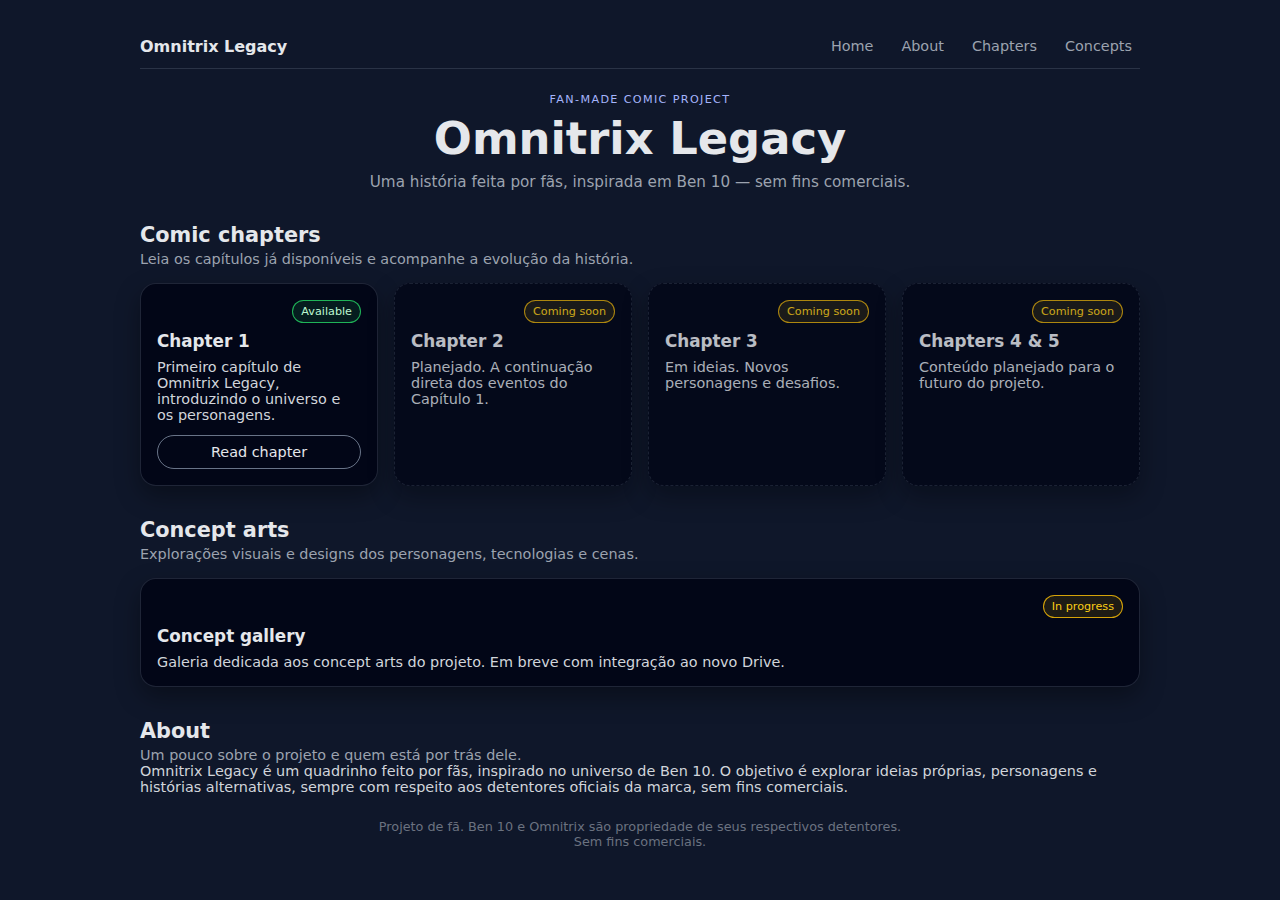
<file: index.html>
<!DOCTYPE html>
<html lang="pt-BR">

<head>
  <meta charset="UTF-8" />
  <meta name="viewport" content="width=device-width, initial-scale=1.0" />
  <title>Omnitrix Legacy</title>

  <link rel="stylesheet" href="css/style.css">
</head>

<body>

  <div class="site-container" id="top">

    <!-- NAVBAR -->
    <header class="top-nav">
      <div class="top-nav-inner">
        <a href="#top" class="top-nav-brand">Omnitrix Legacy</a>

        <nav class="top-nav-links">
          <a href="#top">Home</a>
          <a href="#about">About</a>
          <a href="#chapters">Chapters</a>
          <a href="#concepts">Concepts</a>
        </nav>
      </div>
    </header>

    <!-- HERO -->
    <section class="home-hero">
      <p class="home-tagline">Fan-made comic project</p>
      <h1>Omnitrix Legacy</h1>
      <p class="home-subtitle">
        Uma história feita por fãs, inspirada em Ben 10 — sem fins comerciais.
      </p>
      <!-- Futuro: botão "Continue reading" -->
      <!-- <a href="#" class="btn-primary">Continue reading</a> -->
    </section>

    <main>

      <!-- CHAPTERS SECTION -->
      <section class="home-section" id="chapters">
        <div class="home-section-header">
          <h2>Comic chapters</h2>
          <p>Leia os capítulos já disponíveis e acompanhe a evolução da história.</p>
        </div>

        <div class="home-grid">
          <!-- Capítulo 1 publicado -->
          <article class="home-card">
            <div class="home-card-header">
              <span class="status-pill status-live">Available</span>
            </div>
            <h3>Chapter 1</h3>
            <p class="home-card-text">
              Primeiro capítulo de Omnitrix Legacy, introduzindo o universo e os personagens.
            </p>
            <a href="quadrinho/capitulo1.html" class="btn-secondary">Read chapter</a>
          </article>

          <!-- Capítulos futuros como "coming soon" -->
          <article class="home-card home-card-muted">
            <div class="home-card-header">
              <span class="status-pill status-soon">Coming soon</span>
            </div>
            <h3>Chapter 2</h3>
            <p class="home-card-text">
              Planejado. A continuação direta dos eventos do Capítulo 1.
            </p>
          </article>

          <article class="home-card home-card-muted">
            <div class="home-card-header">
              <span class="status-pill status-soon">Coming soon</span>
            </div>
            <h3>Chapter 3</h3>
            <p class="home-card-text">
              Em ideias. Novos personagens e desafios.
            </p>
          </article>

          <article class="home-card home-card-muted">
            <div class="home-card-header">
              <span class="status-pill status-soon">Coming soon</span>
            </div>
            <h3>Chapters 4 &amp; 5</h3>
            <p class="home-card-text">
              Conteúdo planejado para o futuro do projeto.
            </p>
          </article>
        </div>
      </section>

      <!-- CONCEPTS SECTION -->
      <section class="home-section" id="concepts">
        <div class="home-section-header">
          <h2>Concept arts</h2>
          <p>Explorações visuais e designs dos personagens, tecnologias e cenas.</p>
        </div>

        <div class="home-grid">
          <article class="home-card">
            <div class="home-card-header">
              <span class="status-pill status-soon">In progress</span>
            </div>
            <h3>Concept gallery</h3>
            <p class="home-card-text">
              Galeria dedicada aos concept arts do projeto. Em breve com integração ao novo Drive.
            </p>
            <!-- Quando a página de concepts existir, trocar o href -->
            <!-- <a href="concepts/index.html" class="btn-secondary">Open gallery</a> -->
          </article>
        </div>
      </section>

      <!-- ABOUT SECTION -->
      <section class="home-section" id="about">
        <div class="home-section-header">
          <h2>About</h2>
          <p>Um pouco sobre o projeto e quem está por trás dele.</p>
        </div>

        <p class="home-card-text">
          Omnitrix Legacy é um quadrinho feito por fãs, inspirado no universo de Ben 10.
          O objetivo é explorar ideias próprias, personagens e histórias alternativas, sempre com respeito
          aos detentores oficiais da marca, sem fins comerciais.
        </p>
      </section>

    </main>

    <footer>
      <p>Projeto de fã. Ben 10 e Omnitrix são propriedade de seus respectivos detentores.</p>
      <p>Sem fins comerciais.</p>
    </footer>
  </div>

</body>

</html>
</file>
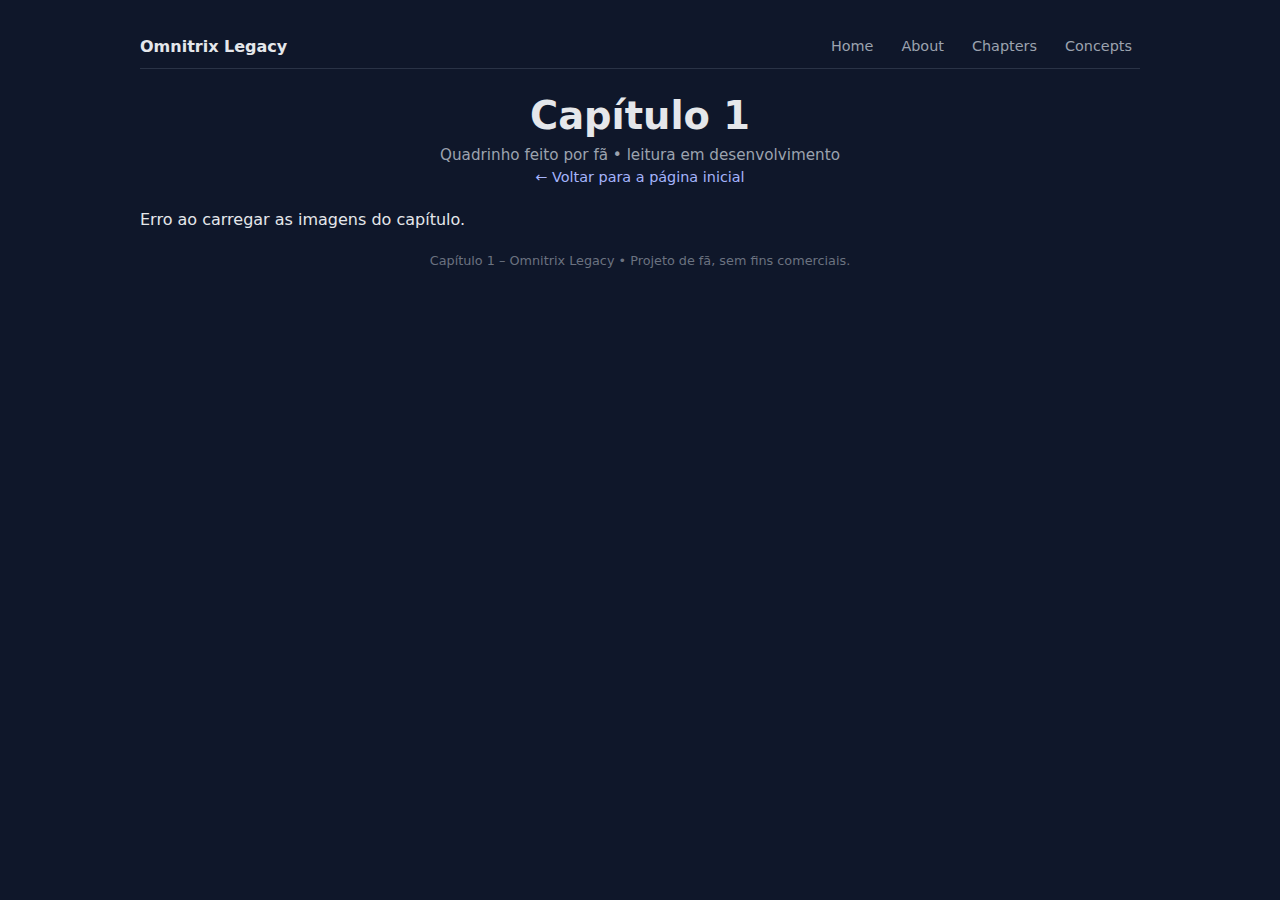
<file: quadrinho/capitulo1.html>
<!DOCTYPE html>
<html lang="pt-BR">

<head>
    <meta charset="UTF-8" />
    <meta name="viewport" content="width=device-width, initial-scale=1.0" />
    <title>Omnitrix Legacy – Capítulo 1</title>

    <link rel="stylesheet" href="../css/style.css">
</head>

<body class="page-layout">
    <div class="site-container" id="top">

        <!-- NAVBAR -->
        <header class="top-nav">
            <div class="top-nav-inner">
                <a href="../index.html" class="top-nav-brand">Omnitrix Legacy</a>

                <nav class="top-nav-links">
                    <a href="../index.html#top">Home</a>
                    <a href="../index.html#about">About</a>
                    <a href="../index.html#chapters">Chapters</a>
                    <a href="../index.html#concepts">Concepts</a>
                </nav>
            </div>
        </header>

        <!-- HEADER DO CAPÍTULO -->
        <header>
            <h1>Capítulo 1</h1>
            <p>Quadrinho feito por fã • leitura em desenvolvimento</p>
            <p>
                <a href="../index.html">← Voltar para a página inicial</a>
            </p>
        </header>

        <!-- PÁGINAS DO CAPÍTULO -->
        <main class="gallery" id="gallery"></main>

        <footer>
            Capítulo 1 – Omnitrix Legacy • Projeto de fã, sem fins comerciais.
        </footer>
    </div>

    <!-- LIGHTBOX -->
    <div class="lightbox" id="lightbox">
        <div class="lightbox-content">
            <button class="lightbox-close" id="lightboxClose">&times;</button>
            <button class="lightbox-nav lightbox-prev" id="lightboxPrev">‹</button>
            <button class="lightbox-nav lightbox-next" id="lightboxNext">›</button>
            <img id="lightboxImage" alt="">
            <p class="lightbox-caption" id="lightboxCaption"></p>
        </div>
    </div>

    <!-- SCRIPT ATUALIZADO DO CAPÍTULO 1 -->
    <script>
        // ===================================
        // CONFIGURAÇÃO DO BACKEND (ajuste aqui!)
        // ===================================
        const API_BASE = "https://omnitrix-backend.omnitrixlegacy.workers.dev";

        // ===================================
        // FUNÇÃO PARA CARREGAR IMAGENS
        // ===================================
        async function loadImages() {
            try {
                const res = await fetch(`${API_BASE}/chapters/1`);
                const data = await res.json();
                const gallery = document.getElementById("gallery");

                if (!data.files || data.files.length === 0) {
                    gallery.innerHTML = "<p>Nenhuma página encontrada neste capítulo.</p>";
                    return;
                }

                data.files.forEach((file, i) => {
                    const article = document.createElement("article");
                    article.className = "art-card";

                    const img = document.createElement("img");
                    img.src = `${API_BASE}/image/${file.id}`; // Imagem fornecida pelo backend
                    img.alt = file.name || `Página ${i + 1}`;
                    img.dataset.index = i;
                    img.dataset.caption = img.alt;

                    article.appendChild(img);
                    gallery.appendChild(article);
                });

                initLightbox();
            } catch (error) {
                console.error("Erro ao carregar imagens:", error);
                document.getElementById("gallery").innerHTML =
                    "<p>Erro ao carregar as imagens do capítulo.</p>";
            }
        }

        // ===================================
        // LIGHTBOX
        // ===================================
        function initLightbox() {
            const lightbox = document.getElementById("lightbox");
            const image = document.getElementById("lightboxImage");
            const caption = document.getElementById("lightboxCaption");

            const prev = document.getElementById("lightboxPrev");
            const next = document.getElementById("lightboxNext");
            const close = document.getElementById("lightboxClose");

            const images = [...document.querySelectorAll(".art-card img")];
            let current = 0;

            function open(i) {
                current = i;
                image.src = images[i].src;
                caption.textContent = images[i].alt;
                lightbox.classList.add("lightbox--open");
            }

            function hide() {
                lightbox.classList.remove("lightbox--open");
            }

            images.forEach((img, i) => img.onclick = () => open(i));
            close.onclick = hide;
            next.onclick = () => open((current + 1) % images.length);
            prev.onclick = () => open((current - 1 + images.length) % images.length);

            document.onkeydown = e => {
                if (!lightbox.classList.contains("lightbox--open")) return;
                if (e.key === "Escape") hide();
                if (e.key === "ArrowRight") next.click();
                if (e.key === "ArrowLeft") prev.click();
            };

            lightbox.onclick = e => {
                if (e.target === lightbox) hide();
            };
        }

        // Inicia o carregamento
        loadImages();
    </script>
</body>

</html>
</file>
<file: css/style.css>
/* ========= RESET ========= */
* {
    box-sizing: border-box;
    margin: 0;
    padding: 0;
}

/* ========= BASE ========= */
body {
    font-family: system-ui, -apple-system, BlinkMacSystemFont, "Segoe UI", sans-serif;
    background: #0f172a;
    color: #e5e7eb;
    min-height: 100vh;
    display: flex;
    flex-direction: column;
    align-items: center;
    padding: 24px 16px 48px;
}

.site-container {
    width: 100%;
    max-width: 1000px;
}

/* ========= HEADER ========= */
header {
    text-align: center;
    margin-bottom: 24px;
}

header h1 {
    font-size: clamp(1.8rem, 3vw, 2.4rem);
    margin-bottom: 8px;
}

header p {
    font-size: 0.95rem;
    color: #9ca3af;
    margin-bottom: 4px;
}

header a {
    color: #a5b4fc;
    font-size: 0.9rem;
    text-decoration: none;
}

header a:hover {
    text-decoration: underline;
}

/* ========= GALERIA ========= */
.gallery {
    display: grid;
    grid-template-columns: repeat(auto-fit, minmax(180px, 1fr));
    gap: 16px;
}

.art-card {
    background: #020617;
    border-radius: 16px;
    padding: 10px;
    box-shadow: 0 10px 25px rgba(0, 0, 0, 0.35);
    border: 1px solid rgba(148, 163, 184, 0.2);
    cursor: pointer;
    transition: transform 0.18s ease, box-shadow 0.18s ease, border-color 0.18s ease;
}

.art-card:hover {
    transform: translateY(-3px);
    box-shadow: 0 18px 40px rgba(15, 23, 42, 0.8);
    border-color: rgba(129, 140, 248, 0.8);
}

.art-card img {
    width: 100%;
    border-radius: 12px;
    display: block;
    aspect-ratio: 3 / 4;
    object-fit: cover;
    background: #020617;
}

/* Para páginas de leitura (capítulos), podemos usar 1 coluna só */
.page-layout .gallery {
    grid-template-columns: minmax(0, 1fr);
}

/* ========= RODAPÉ ========= */
footer {
    margin-top: 24px;
    text-align: center;
    font-size: 0.8rem;
    color: #6b7280;
}

/* ========= LIGHTBOX ========= */
.lightbox {
    position: fixed;
    inset: 0;
    background: rgba(15, 23, 42, 0.9);
    display: flex;
    align-items: center;
    justify-content: center;
    padding: 16px;
    opacity: 0;
    pointer-events: none;
    transition: opacity .2s;
    z-index: 50;
}

.lightbox--open {
    opacity: 1;
    pointer-events: auto;
}

.lightbox-content {
    position: relative;
    max-width: 900px;
    width: 100%;
}

.lightbox img {
    width: 100%;
    max-height: 80vh;
    object-fit: contain;
    border-radius: 16px;
    background: #020617;
    padding: 8px;
    border: 1px solid rgba(148, 163, 184, 0.4);
}

.lightbox-caption {
    margin-top: 8px;
    font-size: .9rem;
    text-align: center;
}

/* Botão fechar */
.lightbox-close {
    position: absolute;
    top: -10px;
    right: -10px;
    width: 36px;
    height: 36px;
    border-radius: 999px;
    border: none;
    background: #0f172a;
    color: #e5e7eb;
    cursor: pointer;
    font-size: 1.3rem;
    display: flex;
    align-items: center;
    justify-content: center;
    box-shadow: 0 10px 30px rgba(0, 0, 0, .7);
}

.lightbox-close:hover {
    background: #111827;
}

/* Setas de navegação */
.lightbox-nav {
    position: absolute;
    top: 50%;
    transform: translateY(-50%);
    width: 48px;
    height: 48px;
    border: none;
    border-radius: 50%;
    background: rgba(0, 0, 0, 0.5);
    color: white;
    font-size: 1.8rem;
    cursor: pointer;
    display: flex;
    align-items: center;
    justify-content: center;
    z-index: 999;
    transition: background .2s;
}

.lightbox-nav:hover {
    background: rgba(0, 0, 0, 0.7);
}

.lightbox-prev {
    left: 10px;
}

.lightbox-next {
    right: 10px;
}

/* ========= RESPONSIVO ========= */
@media (max-width: 480px) {
    body {
        padding: 16px 10px 32px;
    }
}
/* ========= TOP NAV ========= */

.top-nav {
  border-bottom: 1px solid rgba(148,163,184,0.2);
  margin-bottom: 24px;
}

.top-nav-inner {
  display: flex;
  align-items: center;
  justify-content: space-between;
  gap: 16px;
  padding: 10px 0;
}

.top-nav-brand {
  font-weight: 600;
  font-size: 1rem;
  text-decoration: none;
  color: #e5e7eb;
}

.top-nav-brand:hover {
  color: #a5b4fc;
}

.top-nav-links {
  display: flex;
  gap: 12px;
  font-size: 0.9rem;
}

.top-nav-links a {
  text-decoration: none;
  color: #9ca3af;
  padding: 4px 8px;
  border-radius: 999px;
}

.top-nav-links a:hover {
  color: #e5e7eb;
  background: rgba(148,163,184,0.15);
}

/* Mobile: centralizar e quebrar linha se precisar */
@media (max-width: 600px) {
  .top-nav-inner {
    flex-direction: column;
    align-items: flex-start;
  }

  .top-nav-links {
    flex-wrap: wrap;
    justify-content: flex-start;
  }
}

/* ========= HOME PAGE ========= */

.home-hero {
    text-align: center;
    margin-bottom: 32px;
}

.home-hero h1 {
    font-size: clamp(2.2rem, 4vw, 2.8rem);
    margin-bottom: 8px;
}

.home-tagline {
    text-transform: uppercase;
    letter-spacing: 0.12em;
    font-size: 0.7rem;
    color: #a5b4fc;
    margin-bottom: 6px;
}

.home-subtitle {
    max-width: 650px;
    margin: 0 auto;
    font-size: 0.95rem;
    color: #9ca3af;
}

.home-section {
    margin-top: 32px;
}

.home-section-header h2 {
    font-size: 1.3rem;
    margin-bottom: 4px;
}

.home-section-header p {
    font-size: 0.9rem;
    color: #9ca3af;
}

/* Grid de cards na home (reaproveita a vibe da gallery mas mais flexível) */
.home-grid {
    margin-top: 16px;
    display: grid;
    grid-template-columns: repeat(auto-fit, minmax(220px, 1fr));
    gap: 16px;
}

/* Cards da home */
.home-card {
    background: #020617;
    border-radius: 16px;
    padding: 16px;
    box-shadow: 0 10px 25px rgba(0, 0, 0, 0.35);
    border: 1px solid rgba(148, 163, 184, 0.2);
    display: flex;
    flex-direction: column;
    gap: 8px;
}

.home-card-muted {
    opacity: 0.8;
    border-style: dashed;
}

.home-card-header {
    display: flex;
    justify-content: flex-end;
}

.home-card h3 {
    font-size: 1.05rem;
}

.home-card-text {
    font-size: 0.9rem;
    color: #d1d5db;
}

/* Pills de status */
.status-pill {
    font-size: 0.7rem;
    padding: 4px 8px;
    border-radius: 999px;
    border: 1px solid rgba(148, 163, 184, 0.5);
}

.status-live {
    background: rgba(34, 197, 94, 0.12);
    border-color: rgba(34, 197, 94, 0.9);
    color: #bbf7d0;
}

.status-soon {
    background: rgba(234, 179, 8, 0.12);
    border-color: rgba(234, 179, 8, 0.9);
    color: #facc15;
}

/* Botões */
.btn-primary,
.btn-secondary {
    display: inline-flex;
    align-items: center;
    justify-content: center;
    padding: 8px 14px;
    border-radius: 999px;
    border: 1px solid transparent;
    font-size: 0.9rem;
    text-decoration: none;
    cursor: pointer;
    margin-top: 4px;
}

.btn-primary {
    background: #4f46e5;
    color: white;
    border-color: #6366f1;
}

.btn-primary:hover {
    background: #4338ca;
}

.btn-secondary {
    background: transparent;
    color: #e5e7eb;
    border-color: rgba(148, 163, 184, 0.7);
}

.btn-secondary:hover {
    border-color: #a5b4fc;
}

/* Ajuste em mobile */
@media (max-width: 480px) {
    .home-subtitle {
        font-size: 0.85rem;
    }
}
</file>
